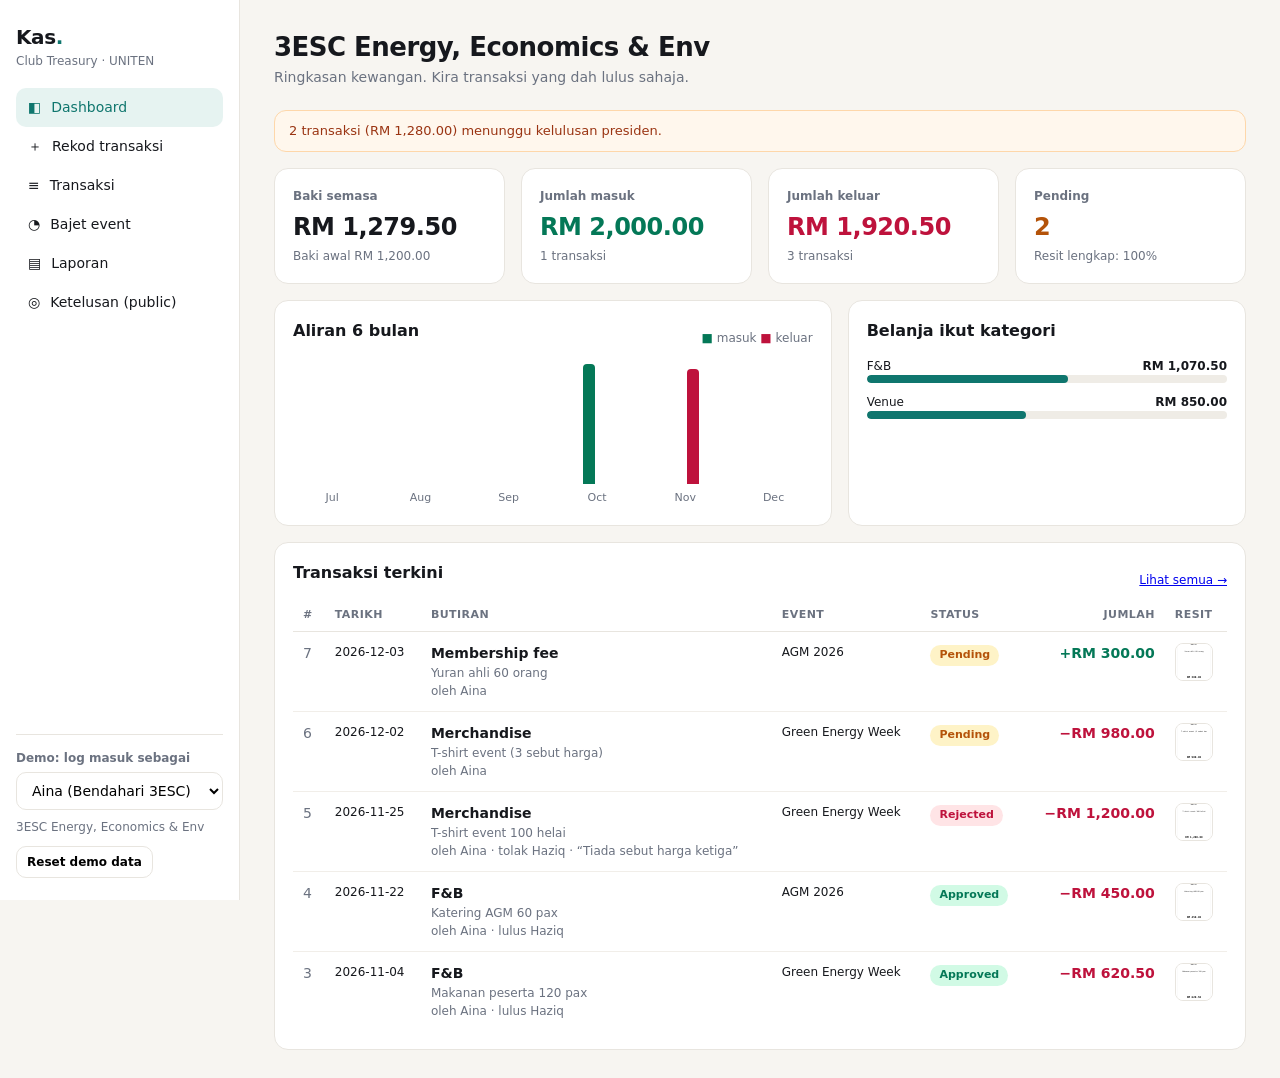
<file: index.html>
<!doctype html>
<html lang="en">
<head>
<meta charset="utf-8">
<meta name="viewport" content="width=device-width,initial-scale=1">
<title>Kas · Club Treasury</title>
<style>
:root{--ink:#16181d;--mute:#6b7280;--line:#e8e5df;--bg:#f7f5f1;--card:#fff;--acc:#0f766e;--acc2:#e6f3f1;--in:#047857;--out:#be123c;--warn:#b45309;--r:14px}
*{box-sizing:border-box}body{margin:0;font:14px/1.5 Inter,system-ui,-apple-system,Segoe UI,Roboto,sans-serif;color:var(--ink);background:var(--bg)}
button,input,select,textarea{font:inherit}button{cursor:pointer}
.app{display:grid;grid-template-columns:240px 1fr;min-height:100vh}
aside{background:#fff;border-right:1px solid var(--line);padding:22px 16px;display:flex;flex-direction:column;gap:18px;position:sticky;top:0;height:100vh}
.logo{font-weight:800;font-size:20px;letter-spacing:-.02em}.logo span{color:var(--acc)}
.sub{color:var(--mute);font-size:12px}
nav a{display:flex;align-items:center;gap:10px;padding:9px 12px;border-radius:10px;color:var(--ink);text-decoration:none;font-weight:500}
nav a.on{background:var(--acc2);color:var(--acc)}nav a:hover{background:#f3f1ec}
.badge{margin-left:auto;background:var(--out);color:#fff;border-radius:99px;font-size:11px;padding:0 7px;font-weight:700}
.who{margin-top:auto;border-top:1px solid var(--line);padding-top:14px}
label{display:block;font-size:12px;font-weight:600;color:var(--mute);margin:0 0 5px}
select,input,textarea{width:100%;padding:9px 11px;border:1px solid var(--line);border-radius:10px;background:#fff;outline:none}
select:focus,input:focus,textarea:focus{border-color:var(--acc);box-shadow:0 0 0 3px var(--acc2)}
main{padding:28px 34px;max-width:1180px;width:100%}
h1{font-size:26px;letter-spacing:-.02em;margin:0}h2{font-size:16px;margin:0 0 14px}
.head{display:flex;align-items:flex-end;justify-content:space-between;gap:16px;margin-bottom:22px;flex-wrap:wrap}
.grid{display:grid;gap:16px}.g4{grid-template-columns:repeat(4,1fr)}.g2{grid-template-columns:1.4fr 1fr}
.card{background:var(--card);border:1px solid var(--line);border-radius:var(--r);padding:18px}
.kpi .l{color:var(--mute);font-size:12px;font-weight:600}.kpi .v{font-size:24px;font-weight:750;letter-spacing:-.02em;margin-top:4px}
.kpi .h{font-size:12px;color:var(--mute);margin-top:2px}
.btn{border:1px solid var(--line);background:#fff;border-radius:10px;padding:9px 14px;font-weight:600}
.btn.p{background:var(--acc);border-color:var(--acc);color:#fff}.btn.d{color:var(--out)}.btn.s{padding:6px 10px;font-size:12px}
.btn:disabled{opacity:.45;cursor:not-allowed}
table{width:100%;border-collapse:collapse}th{text-align:left;font-size:11px;text-transform:uppercase;letter-spacing:.04em;color:var(--mute);padding:8px 10px;border-bottom:1px solid var(--line)}
td{padding:11px 10px;border-bottom:1px solid #f1eee9;vertical-align:top}tr:last-child td{border-bottom:0}
.r{text-align:right;white-space:nowrap}.nw{white-space:nowrap}.in{color:var(--in);font-weight:650}.out{color:var(--out);font-weight:650}
.pill{display:inline-block;font-size:11px;font-weight:700;padding:2px 9px;border-radius:99px}
.submitted{background:#fef3c7;color:var(--warn)}.approved{background:#d1fae5;color:var(--in)}.rejected{background:#ffe4e6;color:var(--out)}
.muted{color:var(--mute)}.small{font-size:12px}
.bar{height:8px;background:#efece6;border-radius:99px;overflow:hidden}.bar i{display:block;height:100%;background:var(--acc);border-radius:99px}
.bar i.w{background:var(--warn)}.bar i.x{background:var(--out)}
.row{display:flex;gap:10px;align-items:center}.sp{justify-content:space-between}
.form{display:grid;grid-template-columns:1fr 1fr;gap:14px}.form .full{grid-column:1/-1}
.seg{display:flex;border:1px solid var(--line);border-radius:10px;overflow:hidden}.seg button{flex:1;border:0;background:#fff;padding:9px;font-weight:600}
.seg button.on.inb{background:#d1fae5;color:var(--in)}.seg button.on.outb{background:#ffe4e6;color:var(--out)}
.drop{border:1.5px dashed #cfcac1;border-radius:12px;padding:18px;text-align:center;color:var(--mute);cursor:pointer;background:#fbfaf8}
.drop img{max-height:160px;border-radius:8px;display:block;margin:0 auto}
.thumb{width:38px;height:38px;object-fit:cover;border-radius:8px;border:1px solid var(--line);cursor:zoom-in}
.empty{padding:28px;text-align:center;color:var(--mute)}
.chart{display:flex;align-items:flex-end;gap:10px;height:150px;padding-top:6px}
.chart .c{flex:1;display:flex;flex-direction:column;align-items:center;gap:6px}.chart .c div{display:flex;gap:3px;align-items:flex-end;height:120px}
.chart b{width:12px;border-radius:4px 4px 0 0;display:block}.chart small{color:var(--mute);font-size:11px}
.toast{position:fixed;bottom:22px;left:50%;transform:translateX(-50%);background:var(--ink);color:#fff;padding:10px 16px;border-radius:10px;opacity:0;transition:.25s;pointer-events:none;z-index:9}
.toast.on{opacity:1}
.modal{position:fixed;inset:0;background:rgba(15,15,20,.5);display:none;align-items:center;justify-content:center;z-index:8;padding:20px}
.modal.on{display:flex}.modal .card{max-width:560px;width:100%;max-height:90vh;overflow:auto}
.modal img{max-width:100%;border-radius:10px}
.alert{background:#fff7ed;border:1px solid #fed7aa;color:#9a3412;border-radius:12px;padding:10px 14px;font-size:13px}
.menu{display:none}
@media (max-width:860px){.app{grid-template-columns:1fr}aside{position:fixed;inset:0 30% 0 0;z-index:7;transform:translateX(-105%);transition:.2s;height:100%}
aside.open{transform:none;box-shadow:0 0 0 999px rgba(0,0,0,.3)}.menu{display:inline-block}main{padding:18px}.g4{grid-template-columns:1fr 1fr}.g2,.form{grid-template-columns:1fr}
.hide-m{display:none}}
@media print{aside,.noprint,.head .btn{display:none!important}.app{display:block}main{padding:0}.card{border:0}body{background:#fff}}
</style>
</head>
<body>
<div class="app">
  <aside id="side">
    <div><div class="logo">Kas<span>.</span></div><div class="sub">Club Treasury · UNITEN</div></div>
    <nav id="nav"></nav>
    <div class="who">
      <label>Demo: log masuk sebagai</label>
      <select id="userSel"></select>
      <div class="sub" style="margin-top:8px" id="whoRole"></div>
      <button class="btn s" style="margin-top:10px" onclick="resetDemo()">Reset demo data</button>
    </div>
  </aside>
  <main id="main"></main>
</div>
<div class="modal" id="modal" onclick="if(event.target===this)closeModal()"><div class="card" id="modalBody"></div></div>
<div class="toast" id="toast"></div>

<script>
/* ---------- data ---------- */
const KEY = "kas-demo-v1";
const MYR = c => (c < 0 ? "-" : "") + "RM " + (Math.abs(c) / 100).toLocaleString("en-MY", {minimumFractionDigits: 2, maximumFractionDigits: 2});
const esc = s => String(s ?? "").replace(/[&<>"']/g, m => ({"&":"&amp;","<":"&lt;",">":"&gt;",'"':"&quot;","'":"&#39;"}[m]));
const today = () => new Date().toISOString().slice(0, 10);
const RECEIPT = (t, c) => "data:image/svg+xml," + encodeURIComponent(`<svg xmlns='http://www.w3.org/2000/svg' width='300' height='400'><rect width='300' height='400' fill='#fff'/><rect x='10' y='10' width='280' height='380' fill='none' stroke='#ddd'/><text x='150' y='60' font-family='monospace' font-size='18' text-anchor='middle'>RESIT</text><text x='150' y='120' font-family='monospace' font-size='14' text-anchor='middle'>${t}</text><text x='150' y='330' font-family='monospace' font-size='22' text-anchor='middle' font-weight='bold'>${c}</text></svg>`);

function seed() {
  const d = (n) => { const x = new Date(); x.setDate(x.getDate() - n); return x.toISOString().slice(0, 10); };
  const users = [
    {id: "u1", name: "Aina (Bendahari 3ESC)", role: "treasurer", club: "c1"},
    {id: "u2", name: "Haziq (Presiden 3ESC)", role: "president", club: "c1"},
    {id: "u3", name: "Farah (Bendahari Rakan Muda)", role: "treasurer", club: "c2"},
    {id: "u4", name: "Danial (Presiden Rakan Muda)", role: "president", club: "c2"},
    {id: "u5", name: "SRC Auditor", role: "auditor", club: null},
  ];
  const clubs = [
    {id: "c1", name: "3ESC Energy, Economics & Env", opening: 120000},
    {id: "c2", name: "Sekretariat Rakan Muda", opening: 80000},
  ];
  const events = [
    {id: "e1", club: "c1", name: "Green Energy Week", budget: 350000},
    {id: "e2", club: "c1", name: "AGM 2026", budget: 80000},
    {id: "e3", club: "c2", name: "Program Khidmat Komuniti", budget: 150000},
  ];
  let n = 0; const tx = [];
  const add = (club, ev, type, amt, cat, desc, by, status, days, appr) => tx.push({
    id: ++n, club, event: ev, type, amount: amt, category: cat, description: desc, date: d(days), receipt: RECEIPT(desc.slice(0, 26), MYR(amt)),
    status, createdBy: by, createdAt: d(days), decidedBy: status !== "submitted" ? appr : null, note: status === "rejected" ? "Tiada sebut harga ketiga" : "", reverses: null});
  add("c1", "e1", "income", 200000, "Sponsorship", "Tajaan TNB Green Energy Week", "u1", "approved", 40, "u2");
  add("c1", "e1", "expense", 85000, "Venue", "Sewa dewan DSS 2 hari", "u1", "approved", 33, "u2");
  add("c1", "e1", "expense", 62050, "F&B", "Makanan peserta 120 pax", "u1", "approved", 30, "u2");
  add("c1", "e2", "expense", 45000, "F&B", "Katering AGM 60 pax", "u1", "approved", 12, "u2");
  add("c1", "e1", "expense", 120000, "Merchandise", "T-shirt event 100 helai", "u1", "rejected", 9, "u2");
  add("c1", "e1", "expense", 98000, "Merchandise", "T-shirt event (3 sebut harga)", "u1", "submitted", 2);
  add("c1", "e2", "income", 30000, "Membership fee", "Yuran ahli 60 orang", "u1", "submitted", 1);
  add("c2", "e3", "income", 150000, "Grant", "Geran HEP program komuniti", "u3", "approved", 20, "u4");
  add("c2", "e3", "expense", 70000, "Transport", "Sewa bas ke Hulu Langat", "u3", "approved", 15, "u4");
  add("c2", "e3", "expense", 54000, "Supplies", "Barang sumbangan 30 keluarga", "u3", "submitted", 3);
  const audit = tx.map(t => ({at: t.createdAt, user: t.createdBy, action: "create", detail: `#${t.id} ${t.type} ${MYR(t.amount)}`}));
  return {users, clubs, events, tx, audit, nextId: n + 1, me: "u1"};
}
let S = JSON.parse(localStorage.getItem(KEY) || "null") || seed();
const save = () => localStorage.setItem(KEY, JSON.stringify(S));
function resetDemo() { if (confirm("Reset semua data demo?")) { S = seed(); save(); route(); toast("Data demo direset"); } }
const me = () => S.users.find(u => u.id === S.me);
const uname = id => (S.users.find(u => u.id === id) || {}).name?.split(" (")[0] || "-";
const visibleClubs = () => me().role === "auditor" ? S.clubs : S.clubs.filter(c => c.id === me().club);
const clubName = id => (S.clubs.find(c => c.id === id) || {}).name || "-";
const log = (action, detail) => S.audit.unshift({at: new Date().toISOString().slice(0, 16).replace("T", " "), user: S.me, action, detail});

function stats(clubId) {
  const c = S.clubs.find(x => x.id === clubId), t = S.tx.filter(x => x.club === clubId);
  const ok = t.filter(x => x.status === "approved");
  const inc = ok.filter(x => x.type === "income").reduce((a, b) => a + b.amount, 0);
  const exp = ok.filter(x => x.type === "expense").reduce((a, b) => a + b.amount, 0);
  const pend = t.filter(x => x.status === "submitted");
  return {opening: c.opening, inc, exp, bal: c.opening + inc - exp, pend, ok};
}
function eventSpent(evId) { return S.tx.filter(t => t.event === evId && t.status === "approved").reduce((a, t) => a + (t.type === "expense" ? t.amount : -0), 0); }

/* ---------- ui helpers ---------- */
function toast(m) { const t = document.getElementById("toast"); t.textContent = m; t.classList.add("on"); setTimeout(() => t.classList.remove("on"), 2200); }
function modal(html) { document.getElementById("modalBody").innerHTML = html; document.getElementById("modal").classList.add("on"); }
function closeModal() { document.getElementById("modal").classList.remove("on"); }
function showReceipt(id) { const t = S.tx.find(x => x.id === id); modal(`<div class="row sp"><h2>Resit #${t.id}</h2><button class="btn s" onclick="closeModal()">Tutup</button></div><img src="${t.receipt}" alt="receipt">`); }
const pill = s => `<span class="pill ${s}">${{submitted: "Pending", approved: "Approved", rejected: "Rejected"}[s]}</span>`;
let curClub = null;
function clubPicker() {
  const cs = visibleClubs(); if (!curClub || !cs.find(c => c.id === curClub)) curClub = cs[0]?.id;
  return cs.length > 1 ? `<select style="width:auto" onchange="curClub=this.value;route()">${cs.map(c => `<option value="${c.id}" ${c.id === curClub ? "selected" : ""}>${esc(c.name)}</option>`).join("")}</select>` : "";
}

/* ---------- pages ---------- */
const PAGES = {
  dashboard: {label: "Dashboard", icon: "◧", show: () => true},
  add: {label: "Rekod transaksi", icon: "＋", show: () => me().role === "treasurer"},
  approvals: {label: "Kelulusan", icon: "✓", show: () => me().role === "president"},
  transactions: {label: "Transaksi", icon: "≡", show: () => true},
  events: {label: "Bajet event", icon: "◔", show: () => true},
  report: {label: "Laporan", icon: "▤", show: () => true},
  audit: {label: "Audit log", icon: "⌁", show: () => me().role !== "treasurer"},
  public: {label: "Ketelusan (public)", icon: "◎", show: () => true},
};

function nav() {
  const cur = location.hash.slice(1) || "dashboard";
  const pend = me().role === "president" ? S.tx.filter(t => t.club === me().club && t.status === "submitted").length : 0;
  document.getElementById("nav").innerHTML = Object.entries(PAGES).filter(([, p]) => p.show()).map(([k, p]) =>
    `<a href="#${k}" class="${k === cur ? "on" : ""}" onclick="document.getElementById('side').classList.remove('open')"><span>${p.icon}</span>${p.label}${k === "approvals" && pend ? `<span class="badge">${pend}</span>` : ""}</a>`).join("");
  const sel = document.getElementById("userSel");
  sel.innerHTML = S.users.map(u => `<option value="${u.id}" ${u.id === S.me ? "selected" : ""}>${esc(u.name)}</option>`).join("");
  document.getElementById("whoRole").textContent = me().role === "auditor" ? "Nampak semua club, read only" : clubName(me().club);
}
document.getElementById("userSel").onchange = e => { S.me = e.target.value; save(); curClub = null; location.hash = "dashboard"; route(); };

const header = (title, sub, right = "") => `<div class="head"><div><button class="btn s menu noprint" onclick="document.getElementById('side').classList.add('open')">☰</button><h1>${title}</h1><div class="muted">${sub}</div></div><div class="row">${right}</div></div>`;

function pDashboard() {
  const picker = clubPicker(), s = stats(curClub);
  const months = [...Array(6)].map((_, i) => { const d = new Date(); d.setMonth(d.getMonth() - 5 + i); return d.toISOString().slice(0, 7); });
  const mv = months.map(m => { const t = s.ok.filter(x => x.date.startsWith(m)); return {m, i: t.filter(x => x.type === "income").reduce((a, b) => a + b.amount, 0), o: t.filter(x => x.type === "expense").reduce((a, b) => a + b.amount, 0)}; });
  const mx = Math.max(1, ...mv.flatMap(x => [x.i, x.o]));
  const cats = {}; s.ok.filter(x => x.type === "expense").forEach(x => cats[x.category] = (cats[x.category] || 0) + x.amount);
  const cl = Object.entries(cats).sort((a, b) => b[1] - a[1]); const ct = cl.reduce((a, b) => a + b[1], 0) || 1;
  return header(esc(clubName(curClub)), "Ringkasan kewangan. Kira transaksi yang dah lulus sahaja.", picker) + `
  ${s.pend.length ? `<div class="alert" style="margin-bottom:16px">${s.pend.length} transaksi (${MYR(s.pend.reduce((a, b) => a + b.amount, 0))}) menunggu kelulusan presiden.</div>` : ""}
  <div class="grid g4">
    <div class="card kpi"><div class="l">Baki semasa</div><div class="v">${MYR(s.bal)}</div><div class="h">Baki awal ${MYR(s.opening)}</div></div>
    <div class="card kpi"><div class="l">Jumlah masuk</div><div class="v in">${MYR(s.inc)}</div><div class="h">${s.ok.filter(x => x.type === "income").length} transaksi</div></div>
    <div class="card kpi"><div class="l">Jumlah keluar</div><div class="v out">${MYR(s.exp)}</div><div class="h">${s.ok.filter(x => x.type === "expense").length} transaksi</div></div>
    <div class="card kpi"><div class="l">Pending</div><div class="v" style="color:var(--warn)">${s.pend.length}</div><div class="h">Resit lengkap: 100%</div></div>
  </div>
  <div class="grid g2" style="margin-top:16px">
    <div class="card"><div class="row sp"><h2>Aliran 6 bulan</h2><span class="small muted"><b style="color:var(--in)">■</b> masuk <b style="color:var(--out)">■</b> keluar</span></div>
      <div class="chart">${mv.map(x => `<div class="c"><div><b style="height:${x.i / mx * 120}px;background:var(--in)"></b><b style="height:${x.o / mx * 120}px;background:var(--out)"></b></div><small>${new Date(x.m + "-01").toLocaleString("en", {month: "short"})}</small></div>`).join("")}</div></div>
    <div class="card"><h2>Belanja ikut kategori</h2>${cl.length ? cl.map(([k, v]) => `<div style="margin-bottom:10px"><div class="row sp small"><span>${esc(k)}</span><b>${MYR(v)}</b></div><div class="bar"><i style="width:${v / ct * 100}%"></i></div></div>`).join("") : `<div class="empty">Belum ada perbelanjaan</div>`}</div>
  </div>
  <div class="card" style="margin-top:16px"><div class="row sp"><h2>Transaksi terkini</h2><a href="#transactions" class="small">Lihat semua →</a></div>${txTable(S.tx.filter(t => t.club === curClub).slice(-5).reverse())}</div>`;
}

function txTable(rows, actions = false) {
  if (!rows.length) return `<div class="empty">Tiada transaksi.</div>`;
  return `<table><thead><tr><th>#</th><th>Tarikh</th><th>Butiran</th><th class="hide-m">Event</th><th>Status</th><th class="r">Jumlah</th><th class="noprint">Resit</th>${actions ? "<th></th>" : ""}</tr></thead><tbody>${rows.map(t => {
    const ev = S.events.find(e => e.id === t.event);
    return `<tr><td class="muted">${t.id}</td><td class="small nw">${t.date}</td><td><b>${esc(t.category)}</b><div class="small muted">${esc(t.description)}${t.reverses ? ` · pembetulan #${t.reverses}` : ""}</div><div class="small muted">oleh ${esc(uname(t.createdBy))}${t.decidedBy ? ` · ${t.status === "approved" ? "lulus" : "tolak"} ${esc(uname(t.decidedBy))}` : ""}${t.note ? ` · “${esc(t.note)}”` : ""}</div></td>
    <td class="small hide-m">${ev ? esc(ev.name) : "-"}</td><td>${pill(t.status)}</td><td class="r ${t.type === "income" ? "in" : "out"}">${t.type === "income" ? "+" : "−"}${MYR(t.amount)}</td>
    <td class="noprint"><img class="thumb" src="${t.receipt}" onclick="showReceipt(${t.id})" alt=""></td>${actions ? `<td>${actions(t)}</td>` : ""}</tr>`;
  }).join("")}</tbody></table>`;
}

let draft = {type: "expense", receipt: null};
function pAdd() {
  if (me().role !== "treasurer") return header("Rekod transaksi", "") + `<div class="card empty">Bendahari sahaja.</div>`;
  const evs = S.events.filter(e => e.club === me().club);
  return header("Rekod transaksi", `${esc(clubName(me().club))} · resit wajib, akan dihantar kepada presiden untuk kelulusan`) + `
  <form class="card form" onsubmit="submitTx(event)" style="max-width:760px">
    <div class="full"><label>Jenis</label><div class="seg"><button type="button" class="${draft.type === "income" ? "on inb" : ""}" onclick="draft.type='income';route()">Duit masuk</button><button type="button" class="${draft.type === "expense" ? "on outb" : ""}" onclick="draft.type='expense';route()">Duit keluar</button></div></div>
    <div><label>Jumlah (RM)</label><input id="f-amt" inputmode="decimal" placeholder="0.00" required></div>
    <div><label>Tarikh</label><input id="f-date" type="date" value="${today()}" max="${today()}" required></div>
    <div><label>Kategori</label><input id="f-cat" list="cats" placeholder="F&B, Venue, Sponsorship…" required maxlength="40"><datalist id="cats">${["F&B", "Venue", "Merchandise", "Transport", "Sponsorship", "Membership fee", "Printing", "Grant", "Supplies"].map(c => `<option>${c}</option>`).join("")}</datalist></div>
    <div><label>Event / program</label><select id="f-ev"><option value="">Tiada (operasi am)</option>${evs.map(e => `<option value="${e.id}">${esc(e.name)}</option>`).join("")}</select></div>
    <div class="full"><label>Penerangan</label><textarea id="f-desc" rows="2" maxlength="200" placeholder="Contoh: Katering AGM 60 pax" required></textarea></div>
    <div class="full"><label>Resit / invois (wajib)</label><div class="drop" onclick="document.getElementById('f-file').click()">${draft.receipt ? `<img src="${draft.receipt}" alt="">` : "📎 Tekan untuk upload atau ambil gambar resit"}</div>
      <input id="f-file" type="file" accept="image/*" capture="environment" hidden onchange="readReceipt(this)"></div>
    <div class="full row sp"><span class="small muted">Transaksi tak boleh dipadam selepas dihantar. Silap? Buat pembetulan.</span><button class="btn p">Hantar untuk kelulusan</button></div>
  </form>`;
}
function readReceipt(inp) {
  const f = inp.files[0]; if (!f) return;
  const img = new Image(), rd = new FileReader();
  rd.onload = () => { img.onload = () => { const c = document.createElement("canvas"), k = Math.min(1, 900 / Math.max(img.width, img.height)); c.width = img.width * k; c.height = img.height * k; c.getContext("2d").drawImage(img, 0, 0, c.width, c.height); draft.receipt = c.toDataURL("image/jpeg", .7); route(); }; img.src = rd.result; };
  rd.readAsDataURL(f);
}
function submitTx(e) {
  e.preventDefault();
  const amt = Math.round(parseFloat(document.getElementById("f-amt").value.replace(/[^0-9.]/g, "")) * 100);
  if (!(amt > 0)) return toast("Jumlah tak sah");
  if (!draft.receipt) return toast("Resit wajib");
  const t = {id: S.nextId++, club: me().club, event: document.getElementById("f-ev").value || null, type: draft.type, amount: amt,
    category: document.getElementById("f-cat").value.trim(), description: document.getElementById("f-desc").value.trim(), date: document.getElementById("f-date").value,
    receipt: draft.receipt, status: "submitted", createdBy: S.me, createdAt: today(), decidedBy: null, note: "", reverses: null};
  S.tx.push(t); log("create", `#${t.id} ${t.type} ${MYR(amt)}`); save(); draft = {type: "expense", receipt: null};
  toast(`#${t.id} dihantar kepada presiden`); location.hash = "transactions";
}

function pApprovals() {
  const rows = S.tx.filter(t => t.club === me().club && t.status === "submitted");
  return header("Kelulusan", `${esc(clubName(me().club))} · semak resit sebelum lulus`) + `<div class="card">${txTable(rows, t => t.createdBy === S.me ? `<span class="small muted">Transaksi sendiri</span>` :
    `<div class="row"><button class="btn s p" onclick="decide(${t.id},true)">Lulus</button><button class="btn s d" onclick="decide(${t.id},false)">Tolak</button></div>`)}</div>`;
}
function decide(id, ok) {
  const t = S.tx.find(x => x.id === id);
  if (me().role !== "president" || t.club !== me().club || t.createdBy === S.me || t.status !== "submitted") return toast("Tiada kebenaran");
  let note = "";
  if (!ok) { note = prompt("Sebab tolak?"); if (!note) return; }
  t.status = ok ? "approved" : "rejected"; t.decidedBy = S.me; t.note = note;
  log(ok ? "approve" : "reject", `#${id} ${MYR(t.amount)}${note ? " · " + note : ""}`); save(); route(); toast(ok ? "Diluluskan" : "Ditolak");
}

let filt = {q: "", status: "", type: ""};
function pTransactions() {
  const picker = clubPicker();
  let rows = S.tx.filter(t => t.club === curClub).slice().reverse();
  if (filt.status) rows = rows.filter(t => t.status === filt.status);
  if (filt.type) rows = rows.filter(t => t.type === filt.type);
  if (filt.q) rows = rows.filter(t => (t.category + " " + t.description).toLowerCase().includes(filt.q.toLowerCase()));
  const canFix = t => me().role === "treasurer" && t.club === me().club && t.status === "approved" && !t.reverses && !S.tx.some(x => x.reverses === t.id && x.status !== "rejected");
  return header("Transaksi", "Semua rekod. Tiada padam, hanya pembetulan.", picker + `<button class="btn" onclick="exportCSV()">Export CSV</button>`) + `
  <div class="card"><div class="row noprint" style="margin-bottom:12px;flex-wrap:wrap">
    <input style="max-width:260px" placeholder="Cari…" value="${esc(filt.q)}" oninput="filt.q=this.value;clearTimeout(window._q);window._q=setTimeout(()=>{route();const i=document.querySelector('main input');i.focus();i.setSelectionRange(99,99)},250)">
    <select style="width:auto" onchange="filt.status=this.value;route()"><option value="">Semua status</option>${["submitted", "approved", "rejected"].map(s => `<option value="${s}" ${filt.status === s ? "selected" : ""}>${s}</option>`).join("")}</select>
    <select style="width:auto" onchange="filt.type=this.value;route()"><option value="">Masuk & keluar</option><option value="income" ${filt.type === "income" ? "selected" : ""}>Masuk</option><option value="expense" ${filt.type === "expense" ? "selected" : ""}>Keluar</option></select>
  </div>${txTable(rows, t => canFix(t) ? `<button class="btn s" onclick="reverseTx(${t.id})">Betulkan</button>` : "")}</div>`;
}
function reverseTx(id) {
  const t = S.tx.find(x => x.id === id), why = prompt(`Sebab pembetulan #${id}?`); if (!why) return;
  const r = {...t, id: S.nextId++, type: t.type === "income" ? "expense" : "income", category: "Pembetulan", description: `Batal #${id}: ${why}`, status: "submitted",
    createdBy: S.me, createdAt: today(), date: today(), decidedBy: null, note: "", reverses: id};
  S.tx.push(r); log("reversal", `#${r.id} batal #${id}`); save(); route(); toast("Pembetulan dihantar untuk kelulusan");
}
function exportCSV() {
  const rows = [["id", "date", "club", "event", "type", "amount_rm", "category", "description", "status", "recorded_by", "decided_by", "note", "reverses"]]
    .concat(S.tx.filter(t => t.club === curClub).map(t => [t.id, t.date, clubName(t.club), (S.events.find(e => e.id === t.event) || {}).name || "", t.type, (t.amount / 100).toFixed(2), t.category, t.description, t.status, uname(t.createdBy), uname(t.decidedBy), t.note, t.reverses || ""]));
  const csv = "\ufeff" + rows.map(r => r.map(v => `"${String(v).replace(/"/g, '""')}"`).join(",")).join("\n");
  const a = document.createElement("a"); a.href = URL.createObjectURL(new Blob([csv], {type: "text/csv"})); a.download = `${clubName(curClub)}_transactions.csv`; a.click();
  log("export", clubName(curClub)); save();
}

function pEvents() {
  const picker = clubPicker(), evs = S.events.filter(e => e.club === curClub);
  const canEdit = me().role === "president" && me().club === curClub;
  return header("Bajet event", "Bajet vs belanja sebenar (yang dah lulus)", picker) + `<div class="grid" style="grid-template-columns:repeat(auto-fill,minmax(280px,1fr))">${evs.map(e => {
    const sp = eventSpent(e.id), pc = sp / e.budget * 100;
    return `<div class="card"><div class="row sp"><b>${esc(e.name)}</b><span class="small ${pc > 100 ? "out" : pc > 80 ? "" : "muted"}" style="${pc > 80 && pc <= 100 ? "color:var(--warn)" : ""}">${Math.round(pc)}%</span></div>
      <div class="kpi"><div class="v" style="font-size:20px">${MYR(sp)}</div><div class="h">daripada ${MYR(e.budget)} · baki ${MYR(e.budget - sp)}</div></div>
      <div class="bar" style="margin-top:10px"><i class="${pc > 100 ? "x" : pc > 80 ? "w" : ""}" style="width:${Math.min(100, pc)}%"></i></div>
      ${pc > 80 ? `<div class="small" style="margin-top:8px;color:${pc > 100 ? "var(--out)" : "var(--warn)"}">${pc > 100 ? "Melebihi bajet" : "Hampir capai bajet"}</div>` : ""}</div>`;
  }).join("") || `<div class="card empty">Belum ada event.</div>`}</div>
  ${canEdit ? `<form class="card form" style="margin-top:16px;max-width:620px" onsubmit="addEvent(event)"><h2 class="full" style="margin:0">Tambah event</h2><div><label>Nama</label><input id="ev-n" required maxlength="50"></div><div><label>Bajet (RM)</label><input id="ev-b" inputmode="decimal" required></div><div class="full"><button class="btn p">Tambah</button></div></form>` : ""}`;
}
function addEvent(e) {
  e.preventDefault(); const b = Math.round(parseFloat(document.getElementById("ev-b").value) * 100); if (!(b > 0)) return toast("Bajet tak sah");
  S.events.push({id: "e" + Date.now(), club: me().club, name: document.getElementById("ev-n").value.trim(), budget: b}); log("event", document.getElementById("ev-n").value); save(); route();
}

let repMonth = today().slice(0, 7);
function pReport() {
  const picker = clubPicker(), c = S.clubs.find(x => x.id === curClub);
  const ok = S.tx.filter(t => t.club === curClub && t.status === "approved");
  const before = ok.filter(t => t.date < repMonth + "-01"), rows = ok.filter(t => t.date.startsWith(repMonth)).sort((a, b) => a.date.localeCompare(b.date));
  const open = c.opening + before.reduce((a, t) => a + (t.type === "income" ? t.amount : -t.amount), 0);
  const inc = rows.filter(t => t.type === "income").reduce((a, t) => a + t.amount, 0), exp = rows.filter(t => t.type === "expense").reduce((a, t) => a + t.amount, 0);
  const label = new Date(repMonth + "-01").toLocaleString("ms-MY", {month: "long", year: "numeric"});
  return header("Laporan", "Penyata kewangan bulanan, sedia untuk HEP", picker + `<input type="month" style="width:auto" value="${repMonth}" onchange="repMonth=this.value;route()"><button class="btn p" onclick="window.print()">Cetak / PDF</button>`) + `
  <div class="card" style="max-width:860px"><div class="row sp"><div><h1 style="font-size:22px">${esc(c.name)}</h1><div class="muted">Penyata kewangan · ${label}</div></div><div class="small muted r">Dijana ${today()}<br>Transaksi lulus sahaja</div></div>
  <table style="max-width:380px;margin:20px 0"><tbody><tr><td>Baki awal</td><td class="r">${MYR(open)}</td></tr><tr><td>Jumlah masuk</td><td class="r in">${MYR(inc)}</td></tr><tr><td>Jumlah keluar</td><td class="r out">${MYR(exp)}</td></tr><tr><td><b>Baki akhir</b></td><td class="r"><b>${MYR(open + inc - exp)}</b></td></tr></tbody></table>
  ${txTable(rows)}
  <div class="row sp" style="margin-top:50px"><div style="width:42%;border-top:1px solid var(--ink);padding-top:6px" class="small">Disediakan oleh (Bendahari)</div><div style="width:42%;border-top:1px solid var(--ink);padding-top:6px" class="small">Disahkan oleh (Presiden)</div></div></div>`;
}

function pAudit() {
  const ids = visibleClubs().map(c => c.id);
  const rows = S.audit.filter(a => { const u = S.users.find(x => x.id === a.user); return !u || !u.club || ids.includes(u.club) || me().role === "auditor"; }).slice(0, 80);
  return header("Audit log", "Siapa buat apa, bila. Tak boleh diubah.") + `<div class="card"><table><thead><tr><th>Masa</th><th>Pengguna</th><th>Tindakan</th><th>Butiran</th></tr></thead><tbody>${rows.map(a => `<tr><td class="small">${esc(a.at)}</td><td>${esc(uname(a.user))}</td><td><span class="pill" style="background:#f1eee9">${esc(a.action)}</span></td><td class="small">${esc(a.detail)}</td></tr>`).join("")}</tbody></table></div>`;
}

function pPublic() {
  return header("Ketelusan", "Paparan public: ringkasan sahaja, tiada nama atau resit") + `<div class="grid" style="grid-template-columns:repeat(auto-fill,minmax(300px,1fr))">${S.clubs.map(c => {
    const s = stats(c.id), evs = S.events.filter(e => e.club === c.id);
    return `<div class="card"><b style="font-size:16px">${esc(c.name)}</b><div class="grid" style="grid-template-columns:1fr 1fr;margin:14px 0;gap:10px"><div class="kpi"><div class="l">Diterima</div><div class="v in" style="font-size:18px">${MYR(s.inc)}</div></div><div class="kpi"><div class="l">Dibelanja</div><div class="v out" style="font-size:18px">${MYR(s.exp)}</div></div></div>
    ${evs.map(e => `<div class="small row sp"><span>${esc(e.name)}</span><span class="muted">${MYR(eventSpent(e.id))} / ${MYR(e.budget)}</span></div>`).join("")}</div>`;
  }).join("")}</div>`;
}

const RENDER = {dashboard: pDashboard, add: pAdd, approvals: pApprovals, transactions: pTransactions, events: pEvents, report: pReport, audit: pAudit, public: pPublic};
function route() {
  let k = location.hash.slice(1) || "dashboard"; if (!PAGES[k] || !PAGES[k].show()) k = "dashboard";
  nav(); document.getElementById("main").innerHTML = RENDER[k](); window.scrollTo(0, 0);
}
window.addEventListener("hashchange", route); route();
</script>
</body>
</html>
</file>
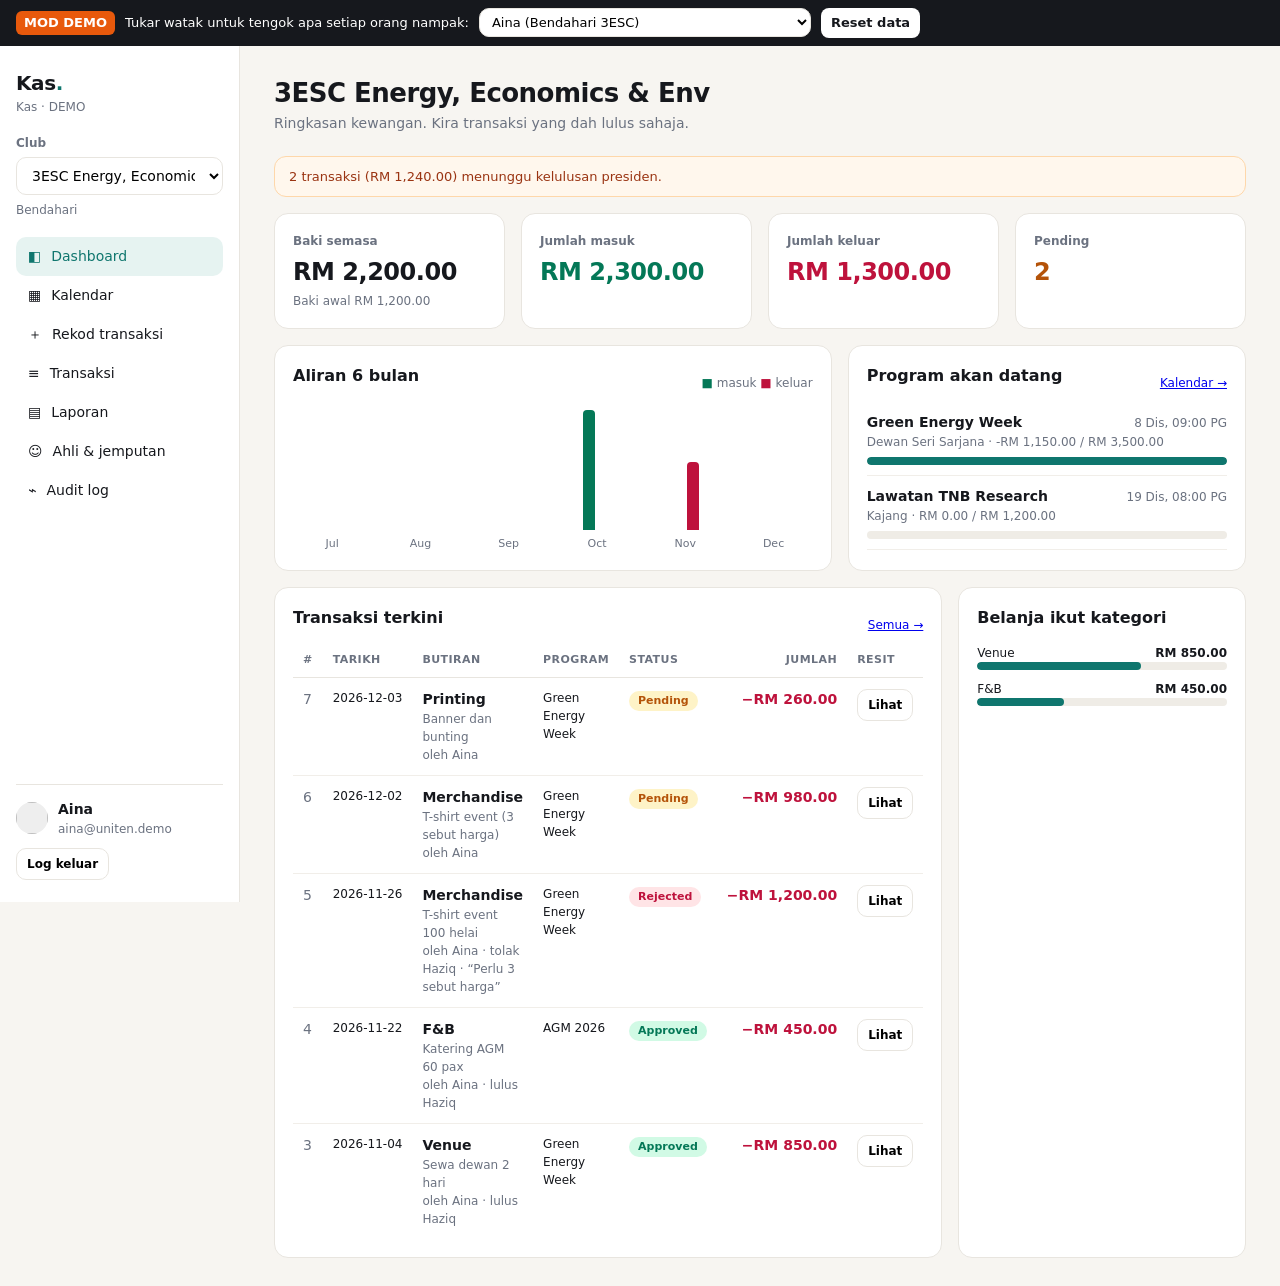
<file: app/demo.html>
<!doctype html>
<html lang="en">
<head>
<meta charset="utf-8">
<meta name="viewport" content="width=device-width,initial-scale=1">
<title>Kas · Demo</title>
<link rel="stylesheet" href="style.css">
<script src="demo-backend.js"></script>
<style>.demobar{position:sticky;top:0;z-index:9;display:flex;gap:10px;align-items:center;flex-wrap:wrap;background:#16181d;color:#fff;padding:8px 16px;font-size:13px}.demobar select{width:auto;max-width:100%;padding:5px 8px}.demobar button{border:0;border-radius:8px;padding:5px 10px;background:#fff;color:#16181d;font-weight:600}.demobar b{background:#e8590c;padding:2px 8px;border-radius:6px}aside{top:44px!important;height:calc(100vh - 44px)!important}</style>
</head>
<body>
<div id="login" class="center hidden">
  <div class="card login">
    <div class="logo big">Kas<span>.</span></div>
    <p class="muted" id="appName"></p>
    <p>Rekod duit club dengan resit, kelulusan presiden, bajet event dan kalendar program.</p>
    <div class="seg" style="margin:16px 0"><button type="button" id="tabIn" class="on inb" onclick="authTab('in')">Log masuk</button><button type="button" id="tabUp" onclick="authTab('up')">Daftar akaun</button></div>
    <form id="authForm" onsubmit="authSubmit(event)" style="text-align:left;display:grid;gap:12px">
      <div id="nameRow" class="hidden"><label>Nama penuh</label><input id="au-name" maxlength="80" autocomplete="name"></div>
      <div><label>Email</label><input id="au-email" type="email" required autocomplete="email"></div>
      <div id="pwRow"><label>Password</label><input id="au-pw" type="password" minlength="8" required autocomplete="current-password"></div>
      <button class="btn p" id="au-go">Log masuk</button>
      <a href="#" class="small" id="forgotLink" onclick="forgot(event)">Lupa password?</a>
    </form>
    <p class="small muted" id="loginMsg"></p>
  </div>
</div>

<div id="noaccess" class="center hidden">
  <div class="card login">
    <div class="logo big">Kas<span>.</span></div>
    <h2>Belum ada akses club</h2>
    <p>Kau log masuk sebagai <b id="naEmail"></b>, tapi email ni belum dijemput ke mana-mana club.</p>
    <p class="muted">Minta presiden club atau admin SRC jemput email ni, kemudian tekan semak semula.</p>
    <div class="row"><button class="btn p" onclick="boot()">Semak semula</button><button class="btn" onclick="signOut()">Log keluar</button></div>
  </div>
</div>

<div id="app" class="app hidden">
  <aside id="side">
    <div><div class="logo">Kas<span>.</span></div><div class="sub" id="appName2"></div></div>
    <div><label>Club</label><select id="clubSel"></select><div class="sub" id="myRole" style="margin-top:6px"></div></div>
    <nav id="nav"></nav>
    <div class="who"><div class="row"><img id="avatar" class="av" alt=""><div><b id="meName"></b><div class="sub" id="meEmail"></div></div></div>
      <button class="btn s" style="margin-top:10px" onclick="signOut()">Log keluar</button></div>
  </aside>
  <main id="main"><div class="empty">Memuatkan…</div></main>
</div>
<div class="modal" id="modal" onclick="if(event.target===this)closeModal()"><div class="card" id="modalBody"></div></div>
<div class="toast" id="toast"></div>
<script src="app.js"></script>
</body>
</html>
</file>
<file: app/style.css>
:root{--ink:#16181d;--mute:#6b7280;--line:#e8e5df;--bg:#f7f5f1;--card:#fff;--acc:#0f766e;--acc2:#e6f3f1;--in:#047857;--out:#be123c;--warn:#b45309;--r:14px}
*{box-sizing:border-box}body{margin:0;font:14px/1.5 Inter,system-ui,-apple-system,Segoe UI,Roboto,sans-serif;color:var(--ink);background:var(--bg)}
button,input,select,textarea{font:inherit}button{cursor:pointer}
.app{display:grid;grid-template-columns:240px 1fr;min-height:100vh}
aside{background:#fff;border-right:1px solid var(--line);padding:22px 16px;display:flex;flex-direction:column;gap:18px;position:sticky;top:0;height:100vh}
.logo{font-weight:800;font-size:20px;letter-spacing:-.02em}.logo span{color:var(--acc)}
.sub{color:var(--mute);font-size:12px}
nav a{display:flex;align-items:center;gap:10px;padding:9px 12px;border-radius:10px;color:var(--ink);text-decoration:none;font-weight:500}
nav a.on{background:var(--acc2);color:var(--acc)}nav a:hover{background:#f3f1ec}
.badge{margin-left:auto;background:var(--out);color:#fff;border-radius:99px;font-size:11px;padding:0 7px;font-weight:700}
.who{margin-top:auto;border-top:1px solid var(--line);padding-top:14px}
label{display:block;font-size:12px;font-weight:600;color:var(--mute);margin:0 0 5px}
select,input,textarea{width:100%;padding:9px 11px;border:1px solid var(--line);border-radius:10px;background:#fff;outline:none}
select:focus,input:focus,textarea:focus{border-color:var(--acc);box-shadow:0 0 0 3px var(--acc2)}
main{padding:28px 34px;max-width:1180px;width:100%}
h1{font-size:26px;letter-spacing:-.02em;margin:0}h2{font-size:16px;margin:0 0 14px}
.head{display:flex;align-items:flex-end;justify-content:space-between;gap:16px;margin-bottom:22px;flex-wrap:wrap}
.grid{display:grid;gap:16px}.g4{grid-template-columns:repeat(4,1fr)}.g2{grid-template-columns:1.4fr 1fr}
.card{background:var(--card);border:1px solid var(--line);border-radius:var(--r);padding:18px}
.kpi .l{color:var(--mute);font-size:12px;font-weight:600}.kpi .v{font-size:24px;font-weight:750;letter-spacing:-.02em;margin-top:4px}
.kpi .h{font-size:12px;color:var(--mute);margin-top:2px}
.btn{border:1px solid var(--line);background:#fff;border-radius:10px;padding:9px 14px;font-weight:600}
.btn.p{background:var(--acc);border-color:var(--acc);color:#fff}.btn.d{color:var(--out)}.btn.s{padding:6px 10px;font-size:12px}
.btn:disabled{opacity:.45;cursor:not-allowed}
table{width:100%;border-collapse:collapse}th{text-align:left;font-size:11px;text-transform:uppercase;letter-spacing:.04em;color:var(--mute);padding:8px 10px;border-bottom:1px solid var(--line)}
td{padding:11px 10px;border-bottom:1px solid #f1eee9;vertical-align:top}tr:last-child td{border-bottom:0}
.r{text-align:right;white-space:nowrap}.nw{white-space:nowrap}.in{color:var(--in);font-weight:650}.out{color:var(--out);font-weight:650}
.pill{display:inline-block;font-size:11px;font-weight:700;padding:2px 9px;border-radius:99px}
.submitted{background:#fef3c7;color:var(--warn)}.approved{background:#d1fae5;color:var(--in)}.rejected{background:#ffe4e6;color:var(--out)}
.muted{color:var(--mute)}.small{font-size:12px}
.bar{height:8px;background:#efece6;border-radius:99px;overflow:hidden}.bar i{display:block;height:100%;background:var(--acc);border-radius:99px}
.bar i.w{background:var(--warn)}.bar i.x{background:var(--out)}
.row{display:flex;gap:10px;align-items:center}.sp{justify-content:space-between}
.form{display:grid;grid-template-columns:1fr 1fr;gap:14px}.form .full{grid-column:1/-1}
.seg{display:flex;border:1px solid var(--line);border-radius:10px;overflow:hidden}.seg button{flex:1;border:0;background:#fff;padding:9px;font-weight:600}
.seg button.on.inb{background:#d1fae5;color:var(--in)}.seg button.on.outb{background:#ffe4e6;color:var(--out)}
.drop{border:1.5px dashed #cfcac1;border-radius:12px;padding:18px;text-align:center;color:var(--mute);cursor:pointer;background:#fbfaf8}
.drop img{max-height:160px;border-radius:8px;display:block;margin:0 auto}
.thumb{width:38px;height:38px;object-fit:cover;border-radius:8px;border:1px solid var(--line);cursor:zoom-in}
.empty{padding:28px;text-align:center;color:var(--mute)}
.chart{display:flex;align-items:flex-end;gap:10px;height:150px;padding-top:6px}
.chart .c{flex:1;display:flex;flex-direction:column;align-items:center;gap:6px}.chart .c div{display:flex;gap:3px;align-items:flex-end;height:120px}
.chart b{width:12px;border-radius:4px 4px 0 0;display:block}.chart small{color:var(--mute);font-size:11px}
.toast{position:fixed;bottom:22px;left:50%;transform:translateX(-50%);background:var(--ink);color:#fff;padding:10px 16px;border-radius:10px;opacity:0;transition:.25s;pointer-events:none;z-index:9}
.toast.on{opacity:1}
.modal{position:fixed;inset:0;background:rgba(15,15,20,.5);display:none;align-items:center;justify-content:center;z-index:8;padding:20px}
.modal.on{display:flex}.modal .card{max-width:560px;width:100%;max-height:90vh;overflow:auto}
.modal img{max-width:100%;border-radius:10px}
.alert{background:#fff7ed;border:1px solid #fed7aa;color:#9a3412;border-radius:12px;padding:10px 14px;font-size:13px}
.menu{display:none}
@media (max-width:860px){.app{grid-template-columns:1fr}aside{position:fixed;inset:0 30% 0 0;z-index:7;transform:translateX(-105%);transition:.2s;height:100%}
aside.open{transform:none;box-shadow:0 0 0 999px rgba(0,0,0,.3)}.menu{display:inline-block}main{padding:18px}.g4{grid-template-columns:1fr 1fr}.g2,.form{grid-template-columns:1fr}
.hide-m{display:none}}
@media print{aside,.noprint,.head .btn{display:none!important}.app{display:block}main{padding:0}.card{border:0}body{background:#fff}}

.hidden{display:none!important}.center{min-height:100vh;display:flex;align-items:center;justify-content:center;padding:20px}
.login{max-width:420px;text-align:center}.login p{margin:10px 0}.logo.big{font-size:40px}
.btn.google{display:inline-flex;align-items:center;gap:10px;padding:11px 18px;margin:14px 0;font-size:15px}
.av{width:32px;height:32px;border-radius:50%;background:#eee;object-fit:cover}
.cal{display:grid;grid-template-columns:repeat(7,1fr);border-top:1px solid var(--line);border-left:1px solid var(--line)}
.cal div.d{min-height:96px;border-right:1px solid var(--line);border-bottom:1px solid var(--line);padding:6px;background:#fff;cursor:default;overflow:hidden}
.cal div.d.o{background:#faf9f6;color:#b9b4ab}.cal div.d.t .n{background:var(--acc);color:#fff;border-radius:99px;padding:0 6px}
.cal div.d.add{cursor:pointer}.cal div.d.add:hover{background:#f6fbfa}
.cal .n{font-size:12px;font-weight:700}.cal .h{font-size:11px;font-weight:700;color:var(--mute);text-transform:uppercase;padding:8px 6px;border-right:1px solid var(--line);border-bottom:1px solid var(--line);background:#fbfaf8}
.ev{display:block;font-size:11px;background:var(--acc2);color:var(--acc);border-radius:6px;padding:2px 6px;margin-top:3px;white-space:nowrap;overflow:hidden;text-overflow:ellipsis;cursor:pointer;font-weight:600}
.ev.past{background:#f1eee9;color:var(--mute)}
@media (max-width:860px){.cal div.d{min-height:62px;padding:3px}.ev{font-size:10px;padding:1px 3px}}
</file>
